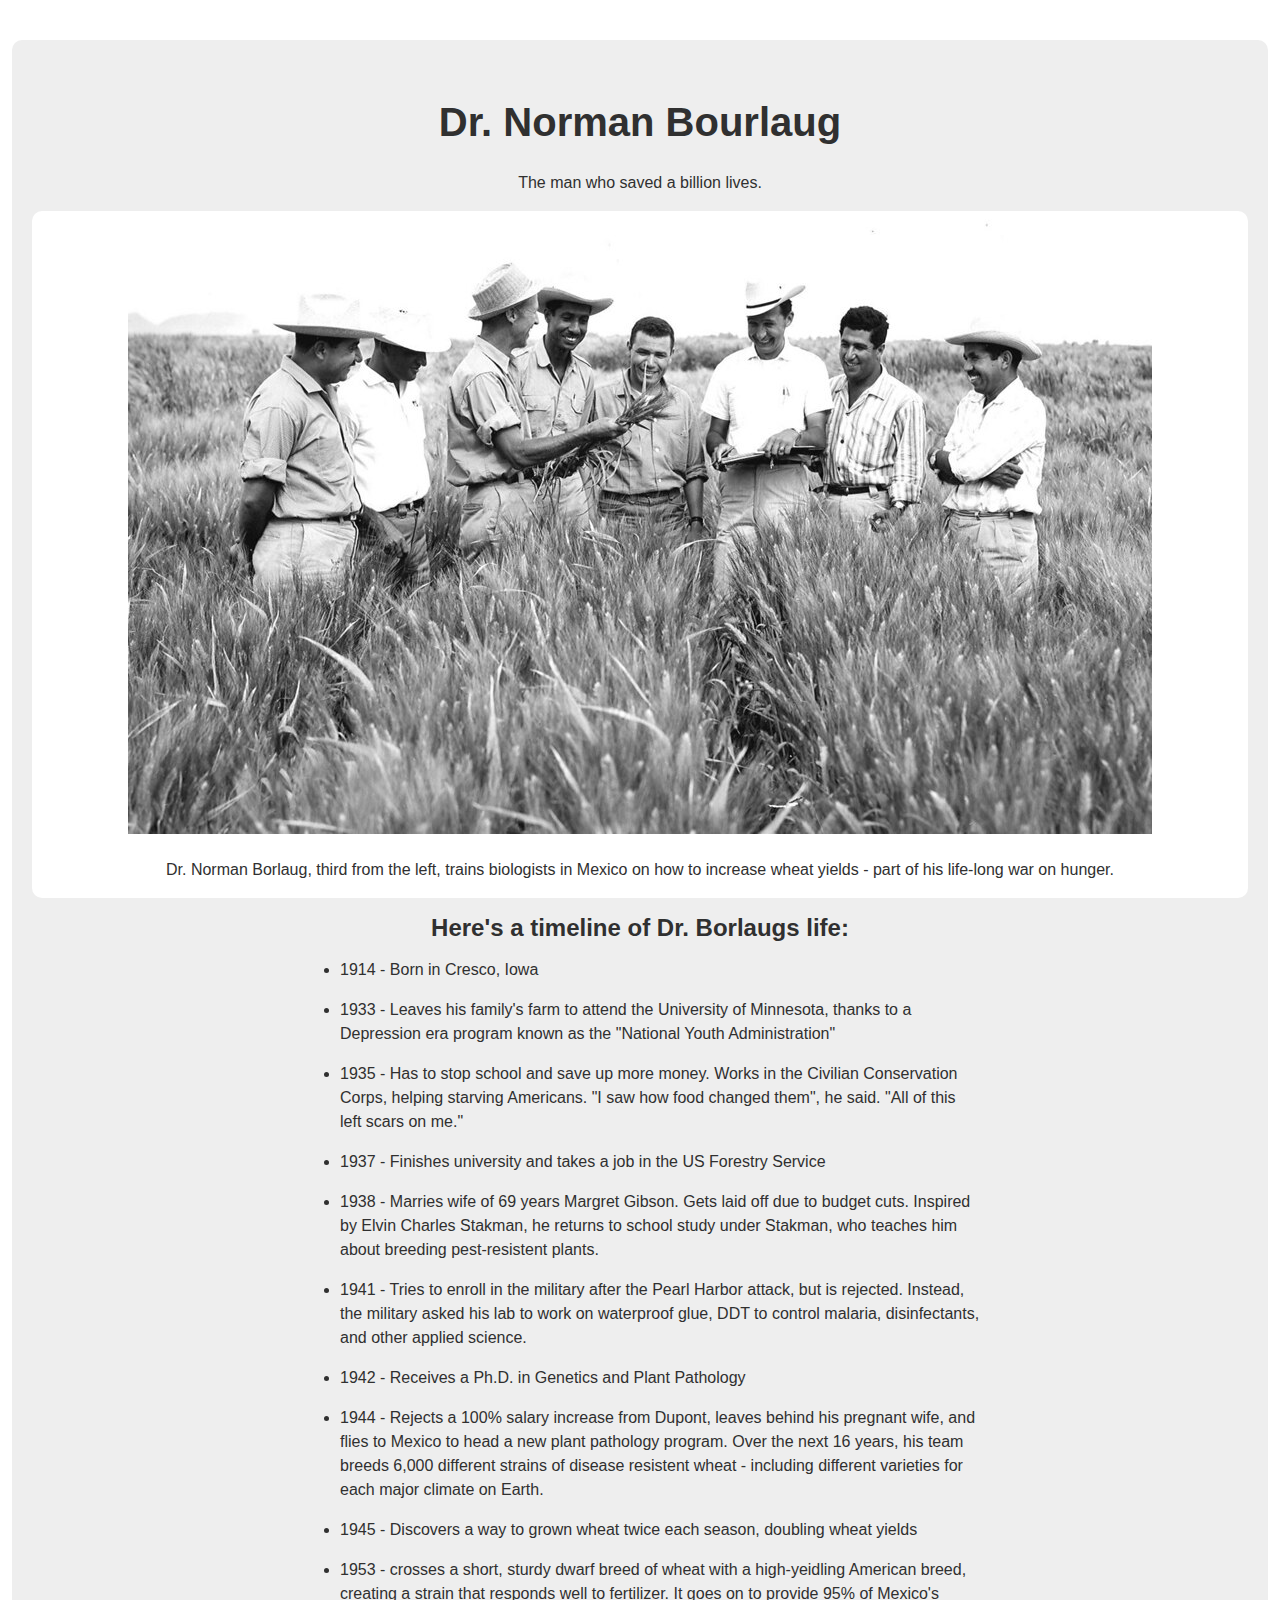
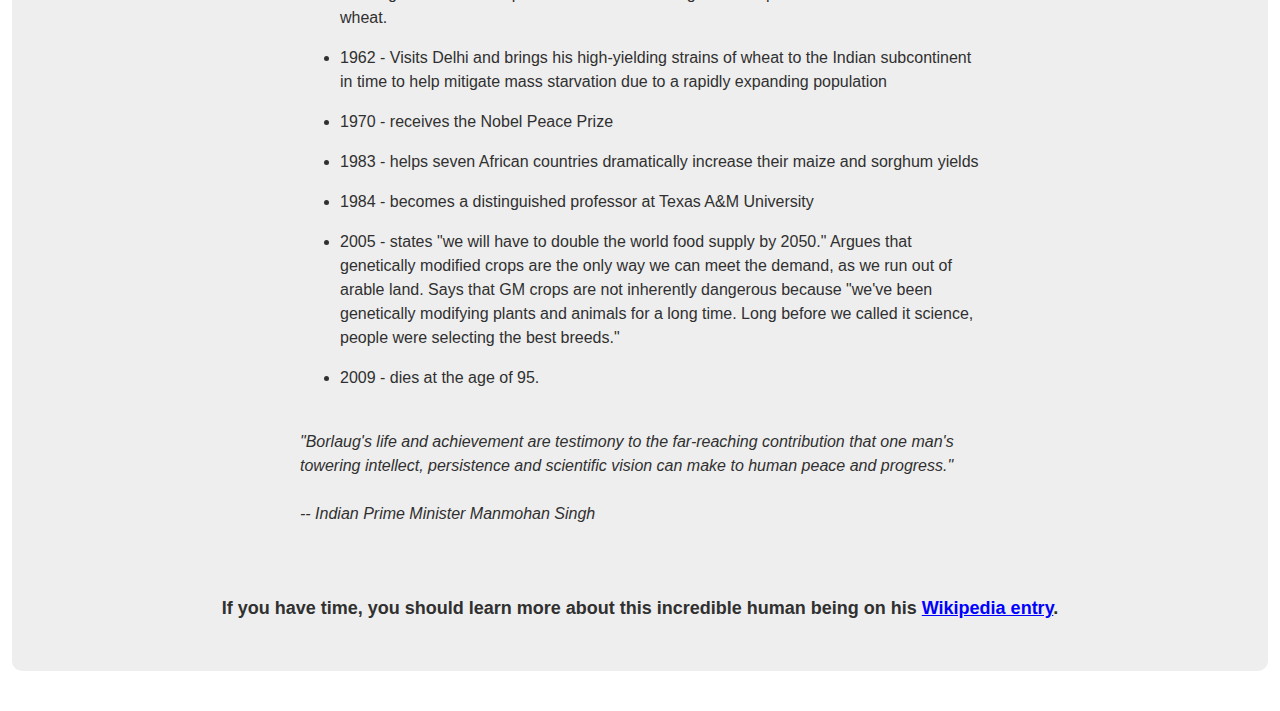
<file: index.html>
<!DOCTYPE html>
<html>

<head>
  <title>Tribute Page</title>
  <link href="css/stylesheet.css" rel="stylesheet" type="text/css">
  <script src="https://cdn.freecodecamp.org/testable-projects-fcc/v1/bundle.js"></script>
</head>

<body>
  <div id="main">
    <h1 id="title">Dr. Norman Bourlaug</h1>
    <p>
      The man who saved a billion lives.
    </p>
    <div id="img-div">
      <img src="image/tribute.jpg" id="image" alt="Image of Dr. Bourlaug teaching horticulture.">
      <p id="img-caption">
        Dr. Norman Borlaug, third from the left, trains biologists in Mexico on how to increase wheat yields - part of his life-long war on hunger.
      </p>
    </div>
    <div class="list" id="tribute-info">
      <h2>Here's a timeline of Dr. Borlaugs life:</h2>
      <ul>
        <li>
          <b>1914</b> - Born in Cresco, Iowa
        </li>
        <li><strong>1933</strong> - Leaves his family's farm to attend the University of Minnesota, thanks to a Depression era program known as the "National Youth Administration"</li>
        <li><strong>1935</strong> - Has to stop school and save up more money. Works in the Civilian Conservation Corps, helping starving Americans. "I saw how food changed them", he said. "All of this left scars on me."</li>
        <li><strong>1937</strong> - Finishes university and takes a job in the US Forestry Service</li>
        <li><strong>1938</strong> - Marries wife of 69 years Margret Gibson. Gets laid off due to budget cuts. Inspired by Elvin Charles Stakman, he returns to school study under Stakman, who teaches him about breeding pest-resistent plants.</li>
        <li><strong>1941</strong> - Tries to enroll in the military after the Pearl Harbor attack, but is rejected. Instead, the military asked his lab to work on waterproof glue, DDT to control malaria, disinfectants, and other applied science.</li>
        <li><strong>1942</strong> - Receives a Ph.D. in Genetics and Plant Pathology</li>
        <li><strong>1944</strong> - Rejects a 100% salary increase from Dupont, leaves behind his pregnant wife, and flies to Mexico to head a new plant pathology program. Over the next 16 years, his team breeds 6,000 different strains of disease
          resistent
          wheat -
          including different varieties for each major climate on Earth.</li>
        <li><strong>1945</strong> - Discovers a way to grown wheat twice each season, doubling wheat yields</li>
        <li><strong>1953</strong> - crosses a short, sturdy dwarf breed of wheat with a high-yeidling American breed, creating a strain that responds well to fertilizer. It goes on to provide 95% of Mexico's wheat.</li>
        <li><strong>1962</strong> - Visits Delhi and brings his high-yielding strains of wheat to the Indian subcontinent in time to help mitigate mass starvation due to a rapidly expanding population</li>
        <li><strong>1970</strong> - receives the Nobel Peace Prize</li>
        <li><strong>1983</strong> - helps seven African countries dramatically increase their maize and sorghum yields</li>
        <li><strong>1984</strong> - becomes a distinguished professor at Texas A&M University</li>
        <li><strong>2005</strong> - states "we will have to double the world food supply by 2050." Argues that genetically modified crops are the only way we can meet the demand, as we run out of arable land. Says that GM crops are not inherently
          dangerous
          because
          "we've been genetically modifying plants and animals for a long time. Long before we called it science, people were selecting the best breeds."</li>
        <li><strong>2009</strong> - dies at the age of 95.</li>
      </ul>
      <p class="quote">
        "Borlaug's life and achievement are testimony to the far-reaching contribution that one man's towering intellect, persistence and scientific vision can make to human peace and progress." <br> <br> -- Indian Prime Minister Manmohan Singh
      </p>
    </div>
    <footer>
      <h3>
        If you have time, you should learn more about this incredible human being on his <a href="https://en.wikipedia.org/wiki/Norman_Borlaug" id="tribute-link" target="_blank">Wikipedia entry</a>.
      </h3>
    </footer>
  </div>
</body>

</html>
</file>
<file: css/stylesheet.css>
div#main {
  padding: 20px;
  font-size: 16px;
  font-family: Helvetica, Verdana, sans-serif;
  font-weight: lighter;
  color: #303030;
  background-color: #eeeeee;
  width: 95vw;
  max-width: auto;
  margin: auto;
  text-align: center;
  align-items: center;
  border-radius: 10px 10px;
  margin-top: 40px;
  margin-bottom: 40px;
}

img {
  max-width: 100%;
  display: block;
  height: auto;
  margin: 0 auto;
}

h1, h2, h3, a {
  font-weight: bold;
  margin: 0px;
}

h1 {
  font-family: Helvetica, Verdana, sans-serif;
  font-size: 40px;
  padding-bottom: 10px;
  margin-top: 40px;
  text-transform: capitalize;
}

h2 {
  font-family: Helvetica, Verdana, sans-serif;
  font-size: 24px;
  font-style: bold;
}

p {
  font-family: Helvetica, Verdana, sans-serif;
  line-height: 1.5em;
  font-size: 1em;
}
p#img-caption {
  padding: 0.5em 0 1em 0;
}
p.quote {
  text-align: left;
  padding: 1.5em 0 1.5em 0;
  font-style: italic;
}
p.year {
  font-weight: bold;
}

h3 {
  font-family: Helvetica, Verdana, sans-serif;
  font-size: 18px;
  font-style: bold;
}

ul {
  text-align: left;
}
li {
  margin: 1em 0 1em 0;
  line-height: 1.5em;
}

div#img-div {
  background-color: white;
  border-radius: 10px;
  align-items: center;
}
div.list {
  align-items: center;
  max-width: 680px;
  margin: auto;
}

footer {
  padding: 2em;
}
footer a {
  color: blue;
}
</file>
